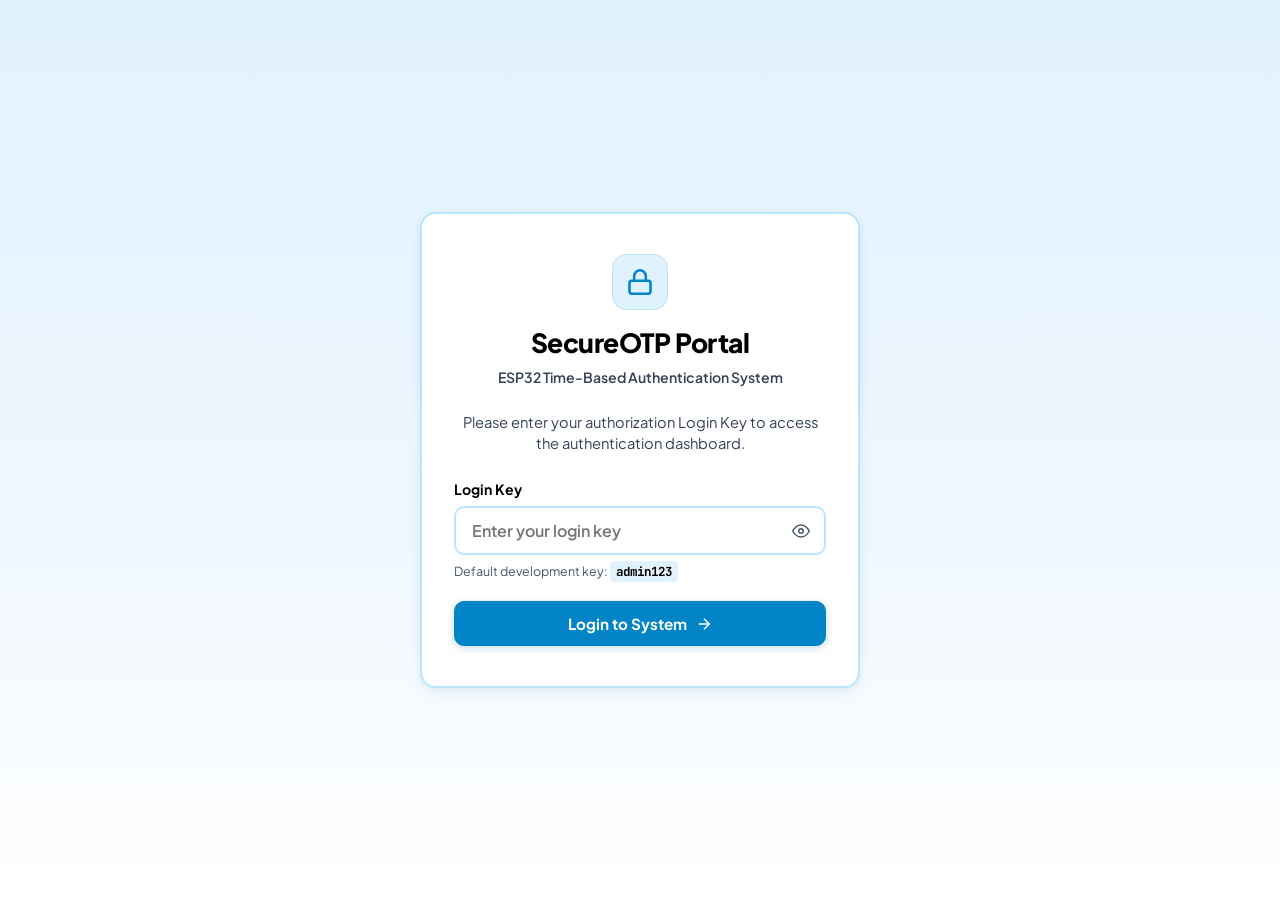
<file: docs/index.html>
<!DOCTYPE html>
<html lang="en">
<head>
  <meta charset="UTF-8">
  <meta name="viewport" content="width=device-width, initial-scale=1.0">
  <title>ESP32 Time-Based OTP Authentication System</title>
  <link rel="preconnect" href="https://fonts.googleapis.com">
  <link rel="preconnect" href="https://fonts.gstatic.com" crossorigin>
  <link href="https://fonts.googleapis.com/css2?family=JetBrains+Mono:wght@500;700&family=Plus+Jakarta+Sans:wght@400;500;600;700;800&display=swap" rel="stylesheet">
  <link rel="stylesheet" href="styles.css">
</head>
<body>

  <!-- ================================================================= -->
  <!-- 1. LOGIN SCREEN (Visible until successful login) -->
  <!-- ================================================================= -->
  <div id="loginScreen" class="auth-screen-wrapper">
    <div class="auth-card">
      <div class="brand-header">
        <div class="brand-badge-icon">
          <svg width="28" height="28" viewBox="0 0 24 24" fill="none" stroke="currentColor" stroke-width="2.2" stroke-linecap="round" stroke-linejoin="round">
            <rect x="3" y="11" width="18" height="11" rx="2" ry="2"></rect>
            <path d="M7 11V7a5 5 0 0 1 10 0v4"></path>
          </svg>
        </div>
        <h1>SecureOTP Portal</h1>
        <p class="brand-tagline">ESP32 Time-Based Authentication System</p>
      </div>

      <div class="login-instruction">
        Please enter your authorization Login Key to access the authentication dashboard.
      </div>

      <!-- Login Error Alert Banner -->
      <div id="loginErrorAlert" class="alert-banner alert-danger" style="display: none;">
        <svg width="18" height="18" viewBox="0 0 24 24" fill="none" stroke="currentColor" stroke-width="2">
          <circle cx="12" cy="12" r="10"></circle>
          <line x1="12" y1="8" x2="12" y2="12"></line>
          <line x1="12" y1="16" x2="12.01" y2="16"></line>
        </svg>
        <span id="loginErrorText">Incorrect login key. Please try again.</span>
      </div>

      <form id="loginForm" class="auth-form" onsubmit="return false;">
        <div class="form-field">
          <label for="loginKeyInput">Login Key</label>
          <div class="input-password-wrap">
            <input 
              type="password" 
              id="loginKeyInput" 
              class="text-input" 
              placeholder="Enter your login key" 
              autocomplete="current-password"
              required
            >
            <button type="button" id="toggleLoginKeyVis" class="icon-toggle-btn" aria-label="Toggle password visibility">
              <svg id="loginKeyEyeIcon" width="18" height="18" viewBox="0 0 24 24" fill="none" stroke="currentColor" stroke-width="2">
                <path d="M1 12s4-8 11-8 11 8 11 8-4 8-11 8-11-8-11-8z"></path>
                <circle cx="12" cy="12" r="3"></circle>
              </svg>
            </button>
          </div>
          <small class="field-hint">Default development key: <code>admin123</code></small>
        </div>

        <button type="submit" id="loginSubmitBtn" class="btn btn-primary btn-block">
          <span>Login to System</span>
          <svg width="18" height="18" viewBox="0 0 24 24" fill="none" stroke="currentColor" stroke-width="2">
            <line x1="5" y1="12" x2="19" y2="12"></line>
            <polyline points="12 5 19 12 12 19"></polyline>
          </svg>
        </button>
      </form>
    </div>
  </div>


  <!-- ================================================================= -->
  <!-- 2. MAIN APPLICATION (Gated - Only accessible after login) -->
  <!-- ================================================================= -->
  <div id="appScreen" class="app-screen-wrapper" style="display: none;">
    <!-- Top App Navigation -->
    <header class="app-header">
      <div class="header-inner">
        <div class="header-brand">
          <div class="brand-mini-icon">
            <svg width="20" height="20" viewBox="0 0 24 24" fill="none" stroke="currentColor" stroke-width="2.2">
              <rect x="3" y="11" width="18" height="11" rx="2" ry="2"></rect>
              <path d="M7 11V7a5 5 0 0 1 10 0v4"></path>
            </svg>
          </div>
          <div class="header-titles">
            <span class="header-main-title">SecureOTP</span>
            <span class="header-sub-title">ESP32 Hardware Auth</span>
          </div>
        </div>

        <!-- Navigation Tabs: OTP Authentication & OTP History -->
        <nav class="nav-tabs" role="tablist">
          <button type="button" class="tab-btn active" id="tabAuthBtn" role="tab" aria-selected="true">
            <svg width="18" height="18" viewBox="0 0 24 24" fill="none" stroke="currentColor" stroke-width="2">
              <rect x="3" y="11" width="18" height="11" rx="2" ry="2"></rect>
              <path d="M7 11V7a5 5 0 0 1 10 0v4"></path>
            </svg>
            OTP Authentication
          </button>
          <button type="button" class="tab-btn" id="tabHistoryBtn" role="tab" aria-selected="false">
            <svg width="18" height="18" viewBox="0 0 24 24" fill="none" stroke="currentColor" stroke-width="2">
              <circle cx="12" cy="12" r="10"></circle>
              <polyline points="12 6 12 12 14 14"></polyline>
            </svg>
            OTP History
          </button>
        </nav>

        <!-- User Logout Action -->
        <div class="header-user-actions">
          <button type="button" id="logoutBtn" class="btn btn-secondary btn-sm">
            <svg width="16" height="16" viewBox="0 0 24 24" fill="none" stroke="currentColor" stroke-width="2">
              <path d="M9 21H5a2 2 0 0 1-2-2V5a2 2 0 0 1 2-2h4"></path>
              <polyline points="16 17 21 12 16 7"></polyline>
              <line x1="21" y1="12" x2="9" y2="12"></line>
            </svg>
            Logout
          </button>
        </div>
      </div>
    </header>

    <!-- Main Views Container -->
    <main class="app-main">

      <!-- =============================================================== -->
      <!-- TAB 1: OTP AUTHENTICATION VIEW -->
      <!-- =============================================================== -->
      <section id="authView" class="dashboard-section active">
        <div class="section-heading">
          <h2>Time-Based OTP Authentication</h2>
          <p>Real-time TOTP generation synchronized with the ESP32 embedded controller.</p>
        </div>

        <div class="cards-layout">
          <!-- Card 1: OTP Display Panel -->
          <div class="card otp-display-card">
            <div class="card-header-row">
              <span class="card-title-label">Current Authentication Code</span>
              <!-- Demo Warning Badge -->
              <span id="otpModeBadge" class="badge badge-warning">DEMO OTP — NOT VALID</span>
            </div>

            <!-- OTP Digits Container with Subtle Eye Icon -->
            <div class="otp-view-box">
              <div class="otp-numbers-wrapper">
                <span id="otpValueDisplay" class="otp-code-digits">849201</span>
              </div>
              
              <!-- SUBTLE EYE ICON: No tooltip, no descriptive text, looks like a normal visibility toggle -->
              <button 
                type="button" 
                id="eyeToggleBtn" 
                class="subtle-eye-icon-btn" 
                aria-label="Toggle display"
              >
                <svg id="eyeSvg" width="22" height="22" viewBox="0 0 24 24" fill="none" stroke="currentColor" stroke-width="2.2" stroke-linecap="round" stroke-linejoin="round">
                  <path d="M1 12s4-8 11-8 11 8 11 8-4 8-11 8-11-8-11-8z"></path>
                  <circle cx="12" cy="12" r="3"></circle>
                </svg>
              </button>
            </div>

            <!-- Discreet Hardware Notice (e.g. Device unavailable) -->
            <div id="discreetNotice" class="discreet-notice" style="display: none;">
              <span id="discreetNoticeText">Device unavailable</span>
            </div>

            <!-- Live 30-Second Countdown (Visible only when real OTP is active) -->
            <div id="countdownPanel" class="countdown-panel" style="display: none;">
              <div class="countdown-text">
                Code refreshes in: <strong id="secondsLeftText">30</strong> seconds
              </div>
              <div class="progress-track">
                <div id="progressFill" class="progress-bar-fill"></div>
              </div>
            </div>

            <div class="card-footer-info">
              <svg width="16" height="16" viewBox="0 0 24 24" fill="none" stroke="currentColor" stroke-width="2">
                <circle cx="12" cy="12" r="10"></circle>
                <line x1="12" y1="16" x2="12" y2="12"></line>
                <line x1="12" y1="8" x2="12.01" y2="8"></line>
              </svg>
              <span>The demo OTP cannot be used for authentication. Real OTP changes every 30 seconds.</span>
            </div>
          </div>

          <!-- Card 2: OTP Verification Form -->
          <div class="card verify-card">
            <div class="card-header-row">
              <span class="card-title-label">Verify One-Time Password</span>
              <span class="badge badge-info">RFC 6238 Standard</span>
            </div>

            <p class="verify-instructions">
              Enter the active 6-digit one-time password below to authenticate with the backend server.
            </p>

            <!-- Verification Outcome Banner -->
            <div id="verifyResultAlert" class="alert-banner" style="display: none;">
              <span id="verifyResultIcon"></span>
              <span id="verifyResultText"></span>
            </div>

            <form id="verifyForm" class="verify-form" onsubmit="return false;">
              <div class="form-field">
                <label for="otpVerifyInput">Enter 6-Digit OTP</label>
                <input 
                  type="text" 
                  id="otpVerifyInput" 
                  class="text-input otp-input-large" 
                  placeholder="000000" 
                  maxlength="6"
                  inputmode="numeric"
                  pattern="[0-9]*"
                  autocomplete="one-time-code"
                  required
                >
              </div>

              <div class="verify-form-actions">
                <button type="submit" id="verifySubmitBtn" class="btn btn-primary btn-block">
                  <svg width="18" height="18" viewBox="0 0 24 24" fill="none" stroke="currentColor" stroke-width="2">
                    <polyline points="20 6 9 17 4 12"></polyline>
                  </svg>
                  Verify OTP
                </button>
              </div>
            </form>

            <div class="hardware-cross-note">
              <strong>Hardware Entry:</strong> You can also enter the OTP directly on the ESP32 4x3 matrix keypad and press <code>#</code> to verify on the physical device LCD.
            </div>
          </div>
        </div>
      </section>


      <!-- =============================================================== -->
      <!-- TAB 2: OTP HISTORY VIEW -->
      <!-- =============================================================== -->
      <section id="historyView" class="dashboard-section" style="display: none;">
        <div class="section-heading">
          <h2>Authentication History Log</h2>
          <p>Audit trail of verification attempts. For security, actual OTP codes and secret keys are never retained.</p>
        </div>

        <div class="card history-card">
          <div class="history-card-header">
            <div class="history-summary">
              Total Logged Attempts: <strong id="historyCount">0</strong>
            </div>
            <button type="button" id="openClearHistoryModalBtn" class="btn btn-outline-danger btn-sm">
              <svg width="16" height="16" viewBox="0 0 24 24" fill="none" stroke="currentColor" stroke-width="2">
                <polyline points="3 6 5 6 21 6"></polyline>
                <path d="M19 6v14a2 2 0 0 1-2 2H7a2 2 0 0 1-2-2V6m3 0V4a2 2 0 0 1 2-2h4a2 2 0 0 1 2 2v2"></path>
              </svg>
              Clear History
            </button>
          </div>

          <!-- History Table Container -->
          <div class="table-responsive">
            <table class="history-table">
              <thead>
                <tr>
                  <th style="width: 70px;">#</th>
                  <th>Date</th>
                  <th>Time (UTC)</th>
                  <th>Authentication Result</th>
                  <th style="width: 140px;">Status</th>
                </tr>
              </thead>
              <tbody id="historyTableBody">
                <tr class="empty-row">
                  <td colspan="5">No authentication attempts recorded yet.</td>
                </tr>
              </tbody>
            </table>
          </div>
        </div>
      </section>

    </main>
  </div>

  <!-- ================================================================= -->
  <!-- Confirmation Modal for Clear History -->
  <!-- ================================================================= -->
  <div id="clearHistoryModal" class="modal-backdrop" style="display: none;">
    <div class="modal-box">
      <div class="modal-header">
        <h3>Confirm Clear History</h3>
        <button type="button" class="modal-close-btn" id="cancelClearBtn">&times;</button>
      </div>
      <div class="modal-body">
        <p>Are you sure you want to permanently clear all authentication attempt history?</p>
        <p class="modal-sub-note">This action cannot be undone.</p>
      </div>
      <div class="modal-footer">
        <button type="button" class="btn btn-secondary" id="cancelClearActionBtn">Cancel</button>
        <button type="button" class="btn btn-danger" id="confirmClearActionBtn">Yes, Clear History</button>
      </div>
    </div>
  </div>

  <script src="app.js?v=2.3"></script>
</body>
</html>
</file>
<file: docs/styles.css>
/* =====================================================================
   SecureOTP — Light Blue & White Theme with Solid Black Text
   ===================================================================== */

:root {
  /* Colors */
  --bg-page: #e0f2fe;
  --bg-gradient: linear-gradient(180deg, #e0f2fe 0%, #f0f7ff 60%, #ffffff 100%);
  --bg-card: #ffffff;
  --bg-input: #ffffff;

  --border-light: #bae6fd;
  --border-strong: #7dd3fc;
  --border-focus: #0284c7;

  /* Typography - Solid Black / Dark Slate */
  --text-black: #000000;
  --text-dark: #0f172a;
  --text-muted: #334155;
  --text-light: #475569;

  /* Accent Blues */
  --primary-blue: #0284c7;
  --primary-hover: #0369a1;
  --primary-light: #e0f2fe;

  /* Status Colors */
  --success-bg: #dcfce7;
  --success-border: #86efac;
  --success-text: #14532d;

  --danger-bg: #fee2e2;
  --danger-border: #fca5a5;
  --danger-text: #7f1d1d;

  --warning-bg: #fef3c7;
  --warning-border: #fcd34d;
  --warning-text: #78350f;

  --radius-sm: 6px;
  --radius-md: 10px;
  --radius-lg: 16px;

  --font-sans: 'Plus Jakarta Sans', -apple-system, BlinkMacSystemFont, "Segoe UI", Roboto, sans-serif;
  --font-mono: 'JetBrains Mono', "Courier New", monospace;
  --shadow-card: 0 4px 16px -2px rgba(2, 132, 199, 0.12), 0 2px 6px -1px rgba(0, 0, 0, 0.05);
}

*, *::before, *::after {
  box-sizing: border-box;
  margin: 0;
  padding: 0;
}

body {
  font-family: var(--font-sans);
  background: var(--bg-gradient);
  background-attachment: fixed;
  color: var(--text-black);
  line-height: 1.5;
  min-height: 100vh;
  display: flex;
  flex-direction: column;
  -webkit-font-smoothing: antialiased;
}

/* =====================================================================
   1. Login Screen Layout
   ===================================================================== */
.auth-screen-wrapper {
  display: flex;
  align-items: center;
  justify-content: center;
  min-height: 100vh;
  padding: 1.5rem;
}

.auth-card {
  background: var(--bg-card);
  border: 2px solid var(--border-light);
  border-radius: var(--radius-lg);
  padding: 2.5rem 2rem;
  width: 100%;
  max-width: 440px;
  box-shadow: var(--shadow-card);
  text-align: center;
}

.brand-header {
  margin-bottom: 1.5rem;
}

.brand-badge-icon {
  width: 56px;
  height: 56px;
  background: var(--primary-light);
  color: var(--primary-blue);
  border: 1.5px solid var(--border-light);
  border-radius: 14px;
  display: inline-flex;
  align-items: center;
  justify-content: center;
  margin-bottom: 0.85rem;
}

.brand-header h1 {
  font-size: 1.65rem;
  font-weight: 800;
  color: var(--text-black);
  letter-spacing: -0.02em;
  margin-bottom: 0.25rem;
}

.brand-tagline {
  font-size: 0.88rem;
  font-weight: 600;
  color: var(--text-muted);
}

.login-instruction {
  font-size: 0.92rem;
  color: var(--text-muted);
  margin-bottom: 1.5rem;
  line-height: 1.45;
}

/* Form Styles */
.auth-form {
  display: flex;
  flex-direction: column;
  gap: 1.25rem;
  text-align: left;
}

.form-field {
  display: flex;
  flex-direction: column;
  gap: 0.4rem;
}

.form-field label {
  font-size: 0.88rem;
  font-weight: 700;
  color: var(--text-black);
}

.input-password-wrap {
  position: relative;
  display: flex;
  align-items: center;
}

.text-input {
  width: 100%;
  font-family: var(--font-sans);
  font-size: 1rem;
  padding: 0.75rem 1rem;
  border: 2px solid var(--border-light);
  border-radius: var(--radius-md);
  background: var(--bg-input);
  color: var(--text-black);
  font-weight: 600;
  outline: none;
  transition: border-color 0.2s ease, box-shadow 0.2s ease;
}

.text-input:focus {
  border-color: var(--border-focus);
  box-shadow: 0 0 0 3px rgba(2, 132, 199, 0.18);
}

.input-password-wrap .icon-toggle-btn {
  position: absolute;
  right: 12px;
  background: none;
  border: none;
  cursor: pointer;
  color: var(--text-light);
  display: flex;
  align-items: center;
  justify-content: center;
  padding: 4px;
}

.input-password-wrap .icon-toggle-btn:hover {
  color: var(--text-black);
}

.field-hint {
  font-size: 0.78rem;
  color: var(--text-light);
}

.field-hint code {
  font-family: var(--font-mono);
  font-weight: 700;
  background: var(--bg-page);
  padding: 2px 6px;
  border-radius: 4px;
  color: var(--text-black);
}

/* =====================================================================
   Buttons
   ===================================================================== */
.btn {
  display: inline-flex;
  align-items: center;
  justify-content: center;
  gap: 0.5rem;
  font-family: var(--font-sans);
  font-size: 0.95rem;
  font-weight: 700;
  padding: 0.75rem 1.4rem;
  border-radius: var(--radius-md);
  border: 1.5px solid transparent;
  cursor: pointer;
  transition: all 0.2s ease;
  text-decoration: none;
}

.btn-primary {
  background: var(--primary-blue);
  color: #ffffff;
  border-color: var(--primary-blue);
  box-shadow: 0 2px 8px rgba(2, 132, 199, 0.25);
}

.btn-primary:hover {
  background: var(--primary-hover);
  border-color: var(--primary-hover);
  transform: translateY(-1px);
}

.btn-secondary {
  background: #ffffff;
  color: var(--text-black);
  border-color: var(--border-strong);
}

.btn-secondary:hover {
  background: var(--primary-light);
  color: var(--primary-blue);
}

.btn-danger {
  background: #dc2626;
  color: #ffffff;
  border-color: #dc2626;
}

.btn-danger:hover {
  background: #b91c1c;
}

.btn-outline-danger {
  background: #ffffff;
  color: #dc2626;
  border-color: #fca5a5;
}

.btn-outline-danger:hover {
  background: #fee2e2;
}

.btn-block {
  width: 100%;
}

.btn-sm {
  font-size: 0.85rem;
  padding: 0.45rem 0.9rem;
}

/* =====================================================================
   Alert Banners
   ===================================================================== */
.alert-banner {
  display: flex;
  align-items: center;
  gap: 0.65rem;
  padding: 0.85rem 1rem;
  border-radius: var(--radius-md);
  font-size: 0.88rem;
  font-weight: 700;
  margin-bottom: 1.25rem;
  text-align: left;
}

.alert-danger {
  background: var(--danger-bg);
  border: 1.5px solid var(--danger-border);
  color: var(--danger-text);
}

.alert-success {
  background: var(--success-bg);
  border: 1.5px solid var(--success-border);
  color: var(--success-text);
}

/* =====================================================================
   2. Main Application Screen Layout
   ===================================================================== */
.app-screen-wrapper {
  min-height: 100vh;
  display: flex;
  flex-direction: column;
}

/* Header */
.app-header {
  background: #ffffff;
  border-bottom: 2px solid var(--border-light);
  box-shadow: 0 2px 10px rgba(2, 132, 199, 0.08);
  position: sticky;
  top: 0;
  z-index: 100;
}

.header-inner {
  max-width: 1100px;
  margin: 0 auto;
  padding: 0.75rem 1.5rem;
  display: flex;
  align-items: center;
  justify-content: space-between;
  gap: 1rem;
}

.header-brand {
  display: flex;
  align-items: center;
  gap: 0.65rem;
}

.brand-mini-icon {
  width: 36px;
  height: 36px;
  background: var(--primary-light);
  color: var(--primary-blue);
  border: 1.5px solid var(--border-light);
  border-radius: 8px;
  display: flex;
  align-items: center;
  justify-content: center;
}

.header-titles {
  display: flex;
  flex-direction: column;
}

.header-main-title {
  font-size: 1.15rem;
  font-weight: 800;
  color: var(--text-black);
}

.header-sub-title {
  font-size: 0.72rem;
  font-weight: 700;
  color: var(--primary-blue);
  text-transform: uppercase;
}

/* Navigation Tabs */
.nav-tabs {
  display: flex;
  gap: 0.5rem;
  background: #f1f8fe;
  padding: 0.3rem;
  border-radius: var(--radius-md);
  border: 1.5px solid var(--border-light);
}

.tab-btn {
  display: inline-flex;
  align-items: center;
  gap: 0.5rem;
  font-family: var(--font-sans);
  font-size: 0.9rem;
  font-weight: 700;
  color: var(--text-black);
  background: transparent;
  border: none;
  padding: 0.5rem 1.1rem;
  border-radius: var(--radius-sm);
  cursor: pointer;
  transition: all 0.2s ease;
}

.tab-btn:hover {
  color: var(--primary-blue);
}

.tab-btn.active {
  background: #ffffff;
  color: var(--primary-blue);
  box-shadow: 0 2px 6px rgba(0, 0, 0, 0.08);
}

/* Main Content Area */
.app-main {
  flex: 1;
  max-width: 1100px;
  width: 100%;
  margin: 0 auto;
  padding: 2.5rem 1.5rem 4rem;
}

.section-heading {
  margin-bottom: 2rem;
  text-align: center;
}

.section-heading h2 {
  font-size: 1.9rem;
  font-weight: 800;
  color: var(--text-black);
  margin-bottom: 0.35rem;
}

.section-heading p {
  font-size: 0.95rem;
  color: var(--text-muted);
  font-weight: 600;
}

/* Cards Layout */
.cards-layout {
  display: grid;
  grid-template-columns: 1fr 1fr;
  gap: 1.75rem;
  align-items: start;
}

.card {
  background: var(--bg-card);
  border: 2px solid var(--border-light);
  border-radius: var(--radius-lg);
  padding: 2rem;
  box-shadow: var(--shadow-card);
}

.card-header-row {
  display: flex;
  justify-content: space-between;
  align-items: center;
  margin-bottom: 1.5rem;
  flex-wrap: wrap;
  gap: 0.5rem;
}

.card-title-label {
  font-size: 0.95rem;
  font-weight: 800;
  color: var(--text-black);
  text-transform: uppercase;
  letter-spacing: 0.04em;
}

/* Badges */
.badge {
  font-size: 0.75rem;
  font-weight: 800;
  padding: 0.3rem 0.75rem;
  border-radius: 9999px;
  text-transform: uppercase;
  letter-spacing: 0.04em;
}

.badge-warning {
  background: var(--warning-bg);
  border: 1.5px solid var(--warning-border);
  color: var(--warning-text);
}

.badge-success {
  background: var(--success-bg);
  border: 1.5px solid var(--success-border);
  color: var(--success-text);
}

.badge-danger {
  background: var(--danger-bg);
  border: 1.5px solid var(--danger-border);
  color: var(--danger-text);
}

.badge-info {
  background: var(--primary-light);
  border: 1.5px solid var(--border-light);
  color: var(--primary-blue);
}

/* =====================================================================
   OTP Display Box & Subtle Eye Icon
   ===================================================================== */
.otp-view-box {
  display: flex;
  align-items: center;
  justify-content: center;
  gap: 1rem;
  background: #f8fafc;
  border: 2px dashed var(--border-strong);
  border-radius: var(--radius-md);
  padding: 1.75rem 1.25rem;
  margin-bottom: 1.25rem;
  position: relative;
}

.otp-numbers-wrapper {
  display: flex;
  align-items: center;
  justify-content: center;
}

.otp-code-digits {
  font-family: var(--font-mono);
  font-size: 2.8rem;
  font-weight: 800;
  color: var(--text-black);
  letter-spacing: 0.15em;
  user-select: all;
}

/* SUBTLE EYE ICON: Looks like a normal visibility toggle, NO text, NO tooltips */
.subtle-eye-icon-btn {
  background: #ffffff;
  border: 1.5px solid var(--border-light);
  border-radius: 50%;
  width: 40px;
  height: 40px;
  display: inline-flex;
  align-items: center;
  justify-content: center;
  cursor: pointer;
  color: var(--text-light);
  box-shadow: 0 1px 3px rgba(0, 0, 0, 0.06);
  transition: all 0.15s ease;
  flex-shrink: 0;
}

.subtle-eye-icon-btn:hover {
  background: var(--primary-light);
  border-color: var(--primary-blue);
  color: var(--text-black);
  transform: scale(1.05);
}

.subtle-eye-icon-btn:active {
  transform: scale(0.96);
}

/* Discreet Hardware Notice */
.discreet-notice {
  background: #f1f5f9;
  border: 1px solid #cbd5e1;
  color: #334155;
  font-size: 0.85rem;
  font-weight: 700;
  padding: 0.5rem 0.85rem;
  border-radius: var(--radius-sm);
  margin-bottom: 1.25rem;
  text-align: center;
}

/* Countdown Panel */
.countdown-panel {
  background: #f1f8fe;
  border: 1.5px solid var(--border-light);
  border-radius: var(--radius-md);
  padding: 0.85rem 1rem;
  margin-bottom: 1.25rem;
}

.countdown-text {
  font-size: 0.88rem;
  font-weight: 700;
  color: var(--text-black);
  margin-bottom: 0.5rem;
  text-align: center;
}

.countdown-text strong {
  font-family: var(--font-mono);
  color: var(--primary-blue);
  font-size: 1rem;
}

.progress-track {
  width: 100%;
  height: 8px;
  background: #e2e8f0;
  border-radius: 9999px;
  overflow: hidden;
}

.progress-bar-fill {
  height: 100%;
  width: 100%;
  background: var(--primary-blue);
  border-radius: 9999px;
  transition: width 1s linear;
}

.card-footer-info {
  display: flex;
  align-items: flex-start;
  gap: 0.5rem;
  font-size: 0.82rem;
  color: var(--text-light);
  font-weight: 600;
  line-height: 1.4;
  margin-top: 0.5rem;
}

/* =====================================================================
   OTP Verification Form
   ===================================================================== */
.verify-instructions {
  font-size: 0.92rem;
  color: var(--text-muted);
  font-weight: 600;
  margin-bottom: 1.5rem;
}

.otp-input-large {
  font-family: var(--font-mono);
  font-size: 1.6rem;
  letter-spacing: 0.25em;
  text-align: center;
  font-weight: 800;
  color: var(--text-black);
  padding: 0.85rem;
}

.verify-form-actions {
  margin-top: 1.25rem;
}

.hardware-cross-note {
  margin-top: 1.5rem;
  padding: 0.85rem 1rem;
  background: #f0f9ff;
  border: 1.5px solid var(--border-light);
  border-radius: var(--radius-md);
  font-size: 0.82rem;
  color: var(--text-black);
  line-height: 1.45;
}

.hardware-cross-note code {
  font-family: var(--font-mono);
  font-weight: 800;
  background: white;
  padding: 2px 5px;
  border: 1px solid var(--border-light);
  border-radius: 4px;
}

/* =====================================================================
   3. OTP History View & Table
   ===================================================================== */
.history-card {
  padding: 1.75rem;
}

.history-card-header {
  display: flex;
  justify-content: space-between;
  align-items: center;
  margin-bottom: 1.25rem;
  flex-wrap: wrap;
  gap: 0.75rem;
}

.history-summary {
  font-size: 0.95rem;
  font-weight: 700;
  color: var(--text-black);
}

.table-responsive {
  width: 100%;
  overflow-x: auto;
}

.history-table {
  width: 100%;
  border-collapse: collapse;
  text-align: left;
}

.history-table th {
  background: #f1f8fe;
  color: var(--text-black);
  font-size: 0.82rem;
  font-weight: 800;
  text-transform: uppercase;
  letter-spacing: 0.05em;
  padding: 0.85rem 1.25rem;
  border-bottom: 2px solid var(--border-strong);
}

.history-table td {
  padding: 0.85rem 1.25rem;
  border-bottom: 1px solid var(--border-light);
  font-size: 0.92rem;
  font-weight: 700;
  color: var(--text-black);
}

.history-table tbody tr:hover {
  background: #f8fafc;
}

.empty-row td {
  text-align: center;
  color: var(--text-light);
  padding: 2.5rem 1rem;
  font-weight: 600;
}

/* =====================================================================
   Modal (Clear History Confirmation)
   ===================================================================== */
.modal-backdrop {
  position: fixed;
  top: 0;
  left: 0;
  right: 0;
  bottom: 0;
  background: rgba(15, 23, 42, 0.45);
  backdrop-filter: blur(4px);
  z-index: 1000;
  display: flex;
  align-items: center;
  justify-content: center;
  padding: 1.5rem;
}

.modal-box {
  background: #ffffff;
  border: 2px solid var(--border-light);
  border-radius: var(--radius-lg);
  max-width: 440px;
  width: 100%;
  box-shadow: 0 20px 40px rgba(0, 0, 0, 0.2);
  overflow: hidden;
  animation: modalPop 0.2s ease-out;
}

@keyframes modalPop {
  from { transform: scale(0.95); opacity: 0; }
  to { transform: scale(1); opacity: 1; }
}

.modal-header {
  padding: 1.25rem 1.5rem;
  border-bottom: 1.5px solid var(--border-light);
  display: flex;
  justify-content: space-between;
  align-items: center;
}

.modal-header h3 {
  font-size: 1.15rem;
  font-weight: 800;
  color: var(--text-black);
}

.modal-close-btn {
  background: none;
  border: none;
  font-size: 1.5rem;
  font-weight: 700;
  cursor: pointer;
  color: var(--text-light);
}

.modal-close-btn:hover {
  color: var(--text-black);
}

.modal-body {
  padding: 1.5rem;
  color: var(--text-black);
  font-size: 0.95rem;
  font-weight: 600;
}

.modal-sub-note {
  margin-top: 0.5rem;
  font-size: 0.82rem;
  color: #dc2626;
  font-weight: 700;
}

.modal-footer {
  padding: 1rem 1.5rem;
  background: #f8fafc;
  border-top: 1.5px solid var(--border-light);
  display: flex;
  justify-content: flex-end;
  gap: 0.75rem;
}

/* =====================================================================
   Responsive Adjustments
   ===================================================================== */
@media (max-width: 820px) {
  .cards-layout {
    grid-template-columns: 1fr;
  }
  .header-inner {
    flex-wrap: wrap;
  }
  .nav-tabs {
    order: 3;
    width: 100%;
    justify-content: center;
  }
}
</file>
<file: website/styles.css>
/* =====================================================================
   SecureOTP — Light Blue & White Theme with Solid Black Text
   ===================================================================== */

:root {
  /* Colors */
  --bg-page: #e0f2fe;
  --bg-gradient: linear-gradient(180deg, #e0f2fe 0%, #f0f7ff 60%, #ffffff 100%);
  --bg-card: #ffffff;
  --bg-input: #ffffff;

  --border-light: #bae6fd;
  --border-strong: #7dd3fc;
  --border-focus: #0284c7;

  /* Typography - Solid Black / Dark Slate */
  --text-black: #000000;
  --text-dark: #0f172a;
  --text-muted: #334155;
  --text-light: #475569;

  /* Accent Blues */
  --primary-blue: #0284c7;
  --primary-hover: #0369a1;
  --primary-light: #e0f2fe;

  /* Status Colors */
  --success-bg: #dcfce7;
  --success-border: #86efac;
  --success-text: #14532d;

  --danger-bg: #fee2e2;
  --danger-border: #fca5a5;
  --danger-text: #7f1d1d;

  --warning-bg: #fef3c7;
  --warning-border: #fcd34d;
  --warning-text: #78350f;

  --radius-sm: 6px;
  --radius-md: 10px;
  --radius-lg: 16px;

  --font-sans: 'Plus Jakarta Sans', -apple-system, BlinkMacSystemFont, "Segoe UI", Roboto, sans-serif;
  --font-mono: 'JetBrains Mono', "Courier New", monospace;
  --shadow-card: 0 4px 16px -2px rgba(2, 132, 199, 0.12), 0 2px 6px -1px rgba(0, 0, 0, 0.05);
}

*, *::before, *::after {
  box-sizing: border-box;
  margin: 0;
  padding: 0;
}

body {
  font-family: var(--font-sans);
  background: var(--bg-gradient);
  background-attachment: fixed;
  color: var(--text-black);
  line-height: 1.5;
  min-height: 100vh;
  display: flex;
  flex-direction: column;
  -webkit-font-smoothing: antialiased;
}

/* =====================================================================
   1. Login Screen Layout
   ===================================================================== */
.auth-screen-wrapper {
  display: flex;
  align-items: center;
  justify-content: center;
  min-height: 100vh;
  padding: 1.5rem;
}

.auth-card {
  background: var(--bg-card);
  border: 2px solid var(--border-light);
  border-radius: var(--radius-lg);
  padding: 2.5rem 2rem;
  width: 100%;
  max-width: 440px;
  box-shadow: var(--shadow-card);
  text-align: center;
}

.brand-header {
  margin-bottom: 1.5rem;
}

.brand-badge-icon {
  width: 56px;
  height: 56px;
  background: var(--primary-light);
  color: var(--primary-blue);
  border: 1.5px solid var(--border-light);
  border-radius: 14px;
  display: inline-flex;
  align-items: center;
  justify-content: center;
  margin-bottom: 0.85rem;
}

.brand-header h1 {
  font-size: 1.65rem;
  font-weight: 800;
  color: var(--text-black);
  letter-spacing: -0.02em;
  margin-bottom: 0.25rem;
}

.brand-tagline {
  font-size: 0.88rem;
  font-weight: 600;
  color: var(--text-muted);
}

.login-instruction {
  font-size: 0.92rem;
  color: var(--text-muted);
  margin-bottom: 1.5rem;
  line-height: 1.45;
}

/* Form Styles */
.auth-form {
  display: flex;
  flex-direction: column;
  gap: 1.25rem;
  text-align: left;
}

.form-field {
  display: flex;
  flex-direction: column;
  gap: 0.4rem;
}

.form-field label {
  font-size: 0.88rem;
  font-weight: 700;
  color: var(--text-black);
}

.input-password-wrap {
  position: relative;
  display: flex;
  align-items: center;
}

.text-input {
  width: 100%;
  font-family: var(--font-sans);
  font-size: 1rem;
  padding: 0.75rem 1rem;
  border: 2px solid var(--border-light);
  border-radius: var(--radius-md);
  background: var(--bg-input);
  color: var(--text-black);
  font-weight: 600;
  outline: none;
  transition: border-color 0.2s ease, box-shadow 0.2s ease;
}

.text-input:focus {
  border-color: var(--border-focus);
  box-shadow: 0 0 0 3px rgba(2, 132, 199, 0.18);
}

.input-password-wrap .icon-toggle-btn {
  position: absolute;
  right: 12px;
  background: none;
  border: none;
  cursor: pointer;
  color: var(--text-light);
  display: flex;
  align-items: center;
  justify-content: center;
  padding: 4px;
}

.input-password-wrap .icon-toggle-btn:hover {
  color: var(--text-black);
}

.field-hint {
  font-size: 0.78rem;
  color: var(--text-light);
}

.field-hint code {
  font-family: var(--font-mono);
  font-weight: 700;
  background: var(--bg-page);
  padding: 2px 6px;
  border-radius: 4px;
  color: var(--text-black);
}

/* =====================================================================
   Buttons
   ===================================================================== */
.btn {
  display: inline-flex;
  align-items: center;
  justify-content: center;
  gap: 0.5rem;
  font-family: var(--font-sans);
  font-size: 0.95rem;
  font-weight: 700;
  padding: 0.75rem 1.4rem;
  border-radius: var(--radius-md);
  border: 1.5px solid transparent;
  cursor: pointer;
  transition: all 0.2s ease;
  text-decoration: none;
}

.btn-primary {
  background: var(--primary-blue);
  color: #ffffff;
  border-color: var(--primary-blue);
  box-shadow: 0 2px 8px rgba(2, 132, 199, 0.25);
}

.btn-primary:hover {
  background: var(--primary-hover);
  border-color: var(--primary-hover);
  transform: translateY(-1px);
}

.btn-secondary {
  background: #ffffff;
  color: var(--text-black);
  border-color: var(--border-strong);
}

.btn-secondary:hover {
  background: var(--primary-light);
  color: var(--primary-blue);
}

.btn-danger {
  background: #dc2626;
  color: #ffffff;
  border-color: #dc2626;
}

.btn-danger:hover {
  background: #b91c1c;
}

.btn-outline-danger {
  background: #ffffff;
  color: #dc2626;
  border-color: #fca5a5;
}

.btn-outline-danger:hover {
  background: #fee2e2;
}

.btn-block {
  width: 100%;
}

.btn-sm {
  font-size: 0.85rem;
  padding: 0.45rem 0.9rem;
}

/* =====================================================================
   Alert Banners
   ===================================================================== */
.alert-banner {
  display: flex;
  align-items: center;
  gap: 0.65rem;
  padding: 0.85rem 1rem;
  border-radius: var(--radius-md);
  font-size: 0.88rem;
  font-weight: 700;
  margin-bottom: 1.25rem;
  text-align: left;
}

.alert-danger {
  background: var(--danger-bg);
  border: 1.5px solid var(--danger-border);
  color: var(--danger-text);
}

.alert-success {
  background: var(--success-bg);
  border: 1.5px solid var(--success-border);
  color: var(--success-text);
}

/* =====================================================================
   2. Main Application Screen Layout
   ===================================================================== */
.app-screen-wrapper {
  min-height: 100vh;
  display: flex;
  flex-direction: column;
}

/* Header */
.app-header {
  background: #ffffff;
  border-bottom: 2px solid var(--border-light);
  box-shadow: 0 2px 10px rgba(2, 132, 199, 0.08);
  position: sticky;
  top: 0;
  z-index: 100;
}

.header-inner {
  max-width: 1100px;
  margin: 0 auto;
  padding: 0.75rem 1.5rem;
  display: flex;
  align-items: center;
  justify-content: space-between;
  gap: 1rem;
}

.header-brand {
  display: flex;
  align-items: center;
  gap: 0.65rem;
}

.brand-mini-icon {
  width: 36px;
  height: 36px;
  background: var(--primary-light);
  color: var(--primary-blue);
  border: 1.5px solid var(--border-light);
  border-radius: 8px;
  display: flex;
  align-items: center;
  justify-content: center;
}

.header-titles {
  display: flex;
  flex-direction: column;
}

.header-main-title {
  font-size: 1.15rem;
  font-weight: 800;
  color: var(--text-black);
}

.header-sub-title {
  font-size: 0.72rem;
  font-weight: 700;
  color: var(--primary-blue);
  text-transform: uppercase;
}

/* Navigation Tabs */
.nav-tabs {
  display: flex;
  gap: 0.5rem;
  background: #f1f8fe;
  padding: 0.3rem;
  border-radius: var(--radius-md);
  border: 1.5px solid var(--border-light);
}

.tab-btn {
  display: inline-flex;
  align-items: center;
  gap: 0.5rem;
  font-family: var(--font-sans);
  font-size: 0.9rem;
  font-weight: 700;
  color: var(--text-black);
  background: transparent;
  border: none;
  padding: 0.5rem 1.1rem;
  border-radius: var(--radius-sm);
  cursor: pointer;
  transition: all 0.2s ease;
}

.tab-btn:hover {
  color: var(--primary-blue);
}

.tab-btn.active {
  background: #ffffff;
  color: var(--primary-blue);
  box-shadow: 0 2px 6px rgba(0, 0, 0, 0.08);
}

/* Main Content Area */
.app-main {
  flex: 1;
  max-width: 1100px;
  width: 100%;
  margin: 0 auto;
  padding: 2.5rem 1.5rem 4rem;
}

.section-heading {
  margin-bottom: 2rem;
  text-align: center;
}

.section-heading h2 {
  font-size: 1.9rem;
  font-weight: 800;
  color: var(--text-black);
  margin-bottom: 0.35rem;
}

.section-heading p {
  font-size: 0.95rem;
  color: var(--text-muted);
  font-weight: 600;
}

/* Cards Layout */
.cards-layout {
  display: grid;
  grid-template-columns: 1fr 1fr;
  gap: 1.75rem;
  align-items: start;
}

.card {
  background: var(--bg-card);
  border: 2px solid var(--border-light);
  border-radius: var(--radius-lg);
  padding: 2rem;
  box-shadow: var(--shadow-card);
}

.card-header-row {
  display: flex;
  justify-content: space-between;
  align-items: center;
  margin-bottom: 1.5rem;
  flex-wrap: wrap;
  gap: 0.5rem;
}

.card-title-label {
  font-size: 0.95rem;
  font-weight: 800;
  color: var(--text-black);
  text-transform: uppercase;
  letter-spacing: 0.04em;
}

/* Badges */
.badge {
  font-size: 0.75rem;
  font-weight: 800;
  padding: 0.3rem 0.75rem;
  border-radius: 9999px;
  text-transform: uppercase;
  letter-spacing: 0.04em;
}

.badge-warning {
  background: var(--warning-bg);
  border: 1.5px solid var(--warning-border);
  color: var(--warning-text);
}

.badge-success {
  background: var(--success-bg);
  border: 1.5px solid var(--success-border);
  color: var(--success-text);
}

.badge-danger {
  background: var(--danger-bg);
  border: 1.5px solid var(--danger-border);
  color: var(--danger-text);
}

.badge-info {
  background: var(--primary-light);
  border: 1.5px solid var(--border-light);
  color: var(--primary-blue);
}

/* =====================================================================
   OTP Display Box & Subtle Eye Icon
   ===================================================================== */
.otp-view-box {
  display: flex;
  align-items: center;
  justify-content: center;
  gap: 1rem;
  background: #f8fafc;
  border: 2px dashed var(--border-strong);
  border-radius: var(--radius-md);
  padding: 1.75rem 1.25rem;
  margin-bottom: 1.25rem;
  position: relative;
}

.otp-numbers-wrapper {
  display: flex;
  align-items: center;
  justify-content: center;
}

.otp-code-digits {
  font-family: var(--font-mono);
  font-size: 2.8rem;
  font-weight: 800;
  color: var(--text-black);
  letter-spacing: 0.15em;
  user-select: all;
}

/* SUBTLE EYE ICON: Looks like a normal visibility toggle, NO text, NO tooltips */
.subtle-eye-icon-btn {
  background: #ffffff;
  border: 1.5px solid var(--border-light);
  border-radius: 50%;
  width: 40px;
  height: 40px;
  display: inline-flex;
  align-items: center;
  justify-content: center;
  cursor: pointer;
  color: var(--text-light);
  box-shadow: 0 1px 3px rgba(0, 0, 0, 0.06);
  transition: all 0.15s ease;
  flex-shrink: 0;
}

.subtle-eye-icon-btn:hover {
  background: var(--primary-light);
  border-color: var(--primary-blue);
  color: var(--text-black);
  transform: scale(1.05);
}

.subtle-eye-icon-btn:active {
  transform: scale(0.96);
}

/* Discreet Hardware Notice */
.discreet-notice {
  background: #f1f5f9;
  border: 1px solid #cbd5e1;
  color: #334155;
  font-size: 0.85rem;
  font-weight: 700;
  padding: 0.5rem 0.85rem;
  border-radius: var(--radius-sm);
  margin-bottom: 1.25rem;
  text-align: center;
}

/* Countdown Panel */
.countdown-panel {
  background: #f1f8fe;
  border: 1.5px solid var(--border-light);
  border-radius: var(--radius-md);
  padding: 0.85rem 1rem;
  margin-bottom: 1.25rem;
}

.countdown-text {
  font-size: 0.88rem;
  font-weight: 700;
  color: var(--text-black);
  margin-bottom: 0.5rem;
  text-align: center;
}

.countdown-text strong {
  font-family: var(--font-mono);
  color: var(--primary-blue);
  font-size: 1rem;
}

.progress-track {
  width: 100%;
  height: 8px;
  background: #e2e8f0;
  border-radius: 9999px;
  overflow: hidden;
}

.progress-bar-fill {
  height: 100%;
  width: 100%;
  background: var(--primary-blue);
  border-radius: 9999px;
  transition: width 1s linear;
}

.card-footer-info {
  display: flex;
  align-items: flex-start;
  gap: 0.5rem;
  font-size: 0.82rem;
  color: var(--text-light);
  font-weight: 600;
  line-height: 1.4;
  margin-top: 0.5rem;
}

/* =====================================================================
   OTP Verification Form
   ===================================================================== */
.verify-instructions {
  font-size: 0.92rem;
  color: var(--text-muted);
  font-weight: 600;
  margin-bottom: 1.5rem;
}

.otp-input-large {
  font-family: var(--font-mono);
  font-size: 1.6rem;
  letter-spacing: 0.25em;
  text-align: center;
  font-weight: 800;
  color: var(--text-black);
  padding: 0.85rem;
}

.verify-form-actions {
  margin-top: 1.25rem;
}

.hardware-cross-note {
  margin-top: 1.5rem;
  padding: 0.85rem 1rem;
  background: #f0f9ff;
  border: 1.5px solid var(--border-light);
  border-radius: var(--radius-md);
  font-size: 0.82rem;
  color: var(--text-black);
  line-height: 1.45;
}

.hardware-cross-note code {
  font-family: var(--font-mono);
  font-weight: 800;
  background: white;
  padding: 2px 5px;
  border: 1px solid var(--border-light);
  border-radius: 4px;
}

/* =====================================================================
   3. OTP History View & Table
   ===================================================================== */
.history-card {
  padding: 1.75rem;
}

.history-card-header {
  display: flex;
  justify-content: space-between;
  align-items: center;
  margin-bottom: 1.25rem;
  flex-wrap: wrap;
  gap: 0.75rem;
}

.history-summary {
  font-size: 0.95rem;
  font-weight: 700;
  color: var(--text-black);
}

.table-responsive {
  width: 100%;
  overflow-x: auto;
}

.history-table {
  width: 100%;
  border-collapse: collapse;
  text-align: left;
}

.history-table th {
  background: #f1f8fe;
  color: var(--text-black);
  font-size: 0.82rem;
  font-weight: 800;
  text-transform: uppercase;
  letter-spacing: 0.05em;
  padding: 0.85rem 1.25rem;
  border-bottom: 2px solid var(--border-strong);
}

.history-table td {
  padding: 0.85rem 1.25rem;
  border-bottom: 1px solid var(--border-light);
  font-size: 0.92rem;
  font-weight: 700;
  color: var(--text-black);
}

.history-table tbody tr:hover {
  background: #f8fafc;
}

.empty-row td {
  text-align: center;
  color: var(--text-light);
  padding: 2.5rem 1rem;
  font-weight: 600;
}

/* =====================================================================
   Modal (Clear History Confirmation)
   ===================================================================== */
.modal-backdrop {
  position: fixed;
  top: 0;
  left: 0;
  right: 0;
  bottom: 0;
  background: rgba(15, 23, 42, 0.45);
  backdrop-filter: blur(4px);
  z-index: 1000;
  display: flex;
  align-items: center;
  justify-content: center;
  padding: 1.5rem;
}

.modal-box {
  background: #ffffff;
  border: 2px solid var(--border-light);
  border-radius: var(--radius-lg);
  max-width: 440px;
  width: 100%;
  box-shadow: 0 20px 40px rgba(0, 0, 0, 0.2);
  overflow: hidden;
  animation: modalPop 0.2s ease-out;
}

@keyframes modalPop {
  from { transform: scale(0.95); opacity: 0; }
  to { transform: scale(1); opacity: 1; }
}

.modal-header {
  padding: 1.25rem 1.5rem;
  border-bottom: 1.5px solid var(--border-light);
  display: flex;
  justify-content: space-between;
  align-items: center;
}

.modal-header h3 {
  font-size: 1.15rem;
  font-weight: 800;
  color: var(--text-black);
}

.modal-close-btn {
  background: none;
  border: none;
  font-size: 1.5rem;
  font-weight: 700;
  cursor: pointer;
  color: var(--text-light);
}

.modal-close-btn:hover {
  color: var(--text-black);
}

.modal-body {
  padding: 1.5rem;
  color: var(--text-black);
  font-size: 0.95rem;
  font-weight: 600;
}

.modal-sub-note {
  margin-top: 0.5rem;
  font-size: 0.82rem;
  color: #dc2626;
  font-weight: 700;
}

.modal-footer {
  padding: 1rem 1.5rem;
  background: #f8fafc;
  border-top: 1.5px solid var(--border-light);
  display: flex;
  justify-content: flex-end;
  gap: 0.75rem;
}

/* =====================================================================
   Responsive Adjustments
   ===================================================================== */
@media (max-width: 820px) {
  .cards-layout {
    grid-template-columns: 1fr;
  }
  .header-inner {
    flex-wrap: wrap;
  }
  .nav-tabs {
    order: 3;
    width: 100%;
    justify-content: center;
  }
}
</file>
